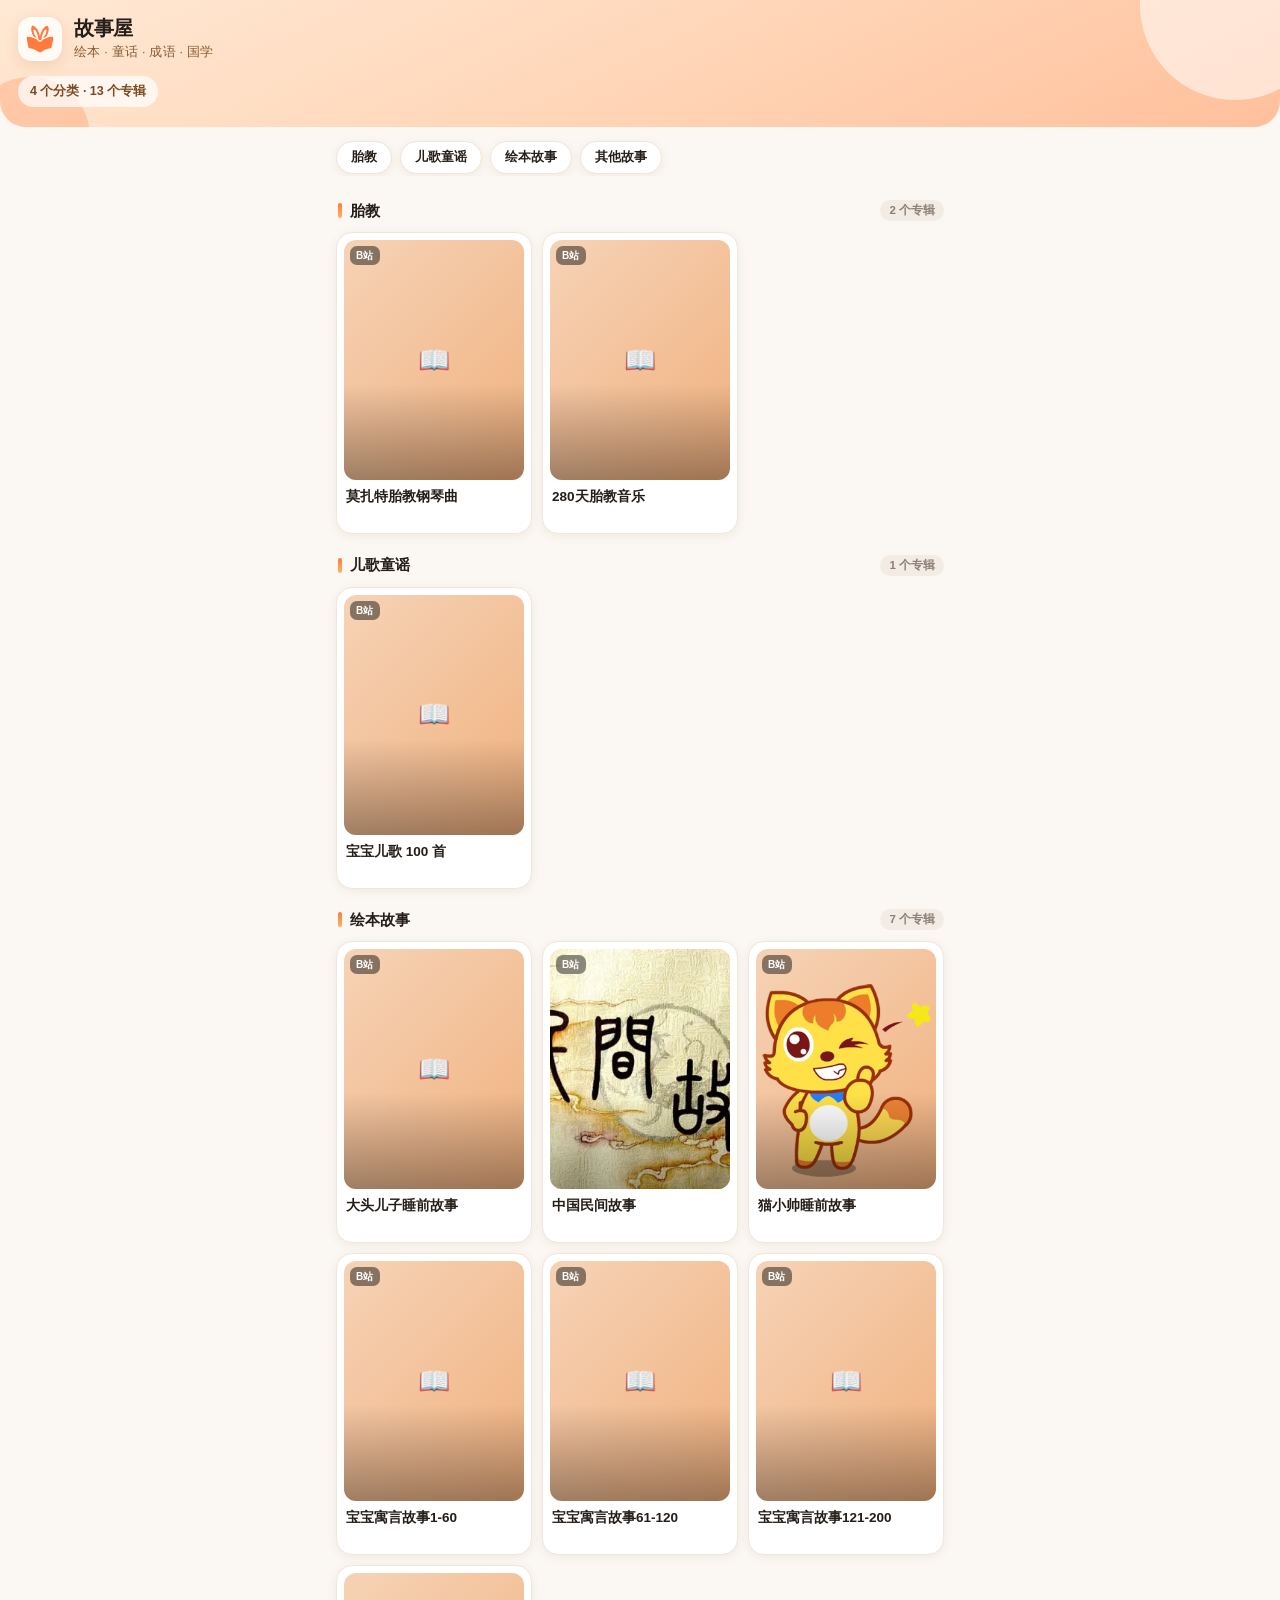
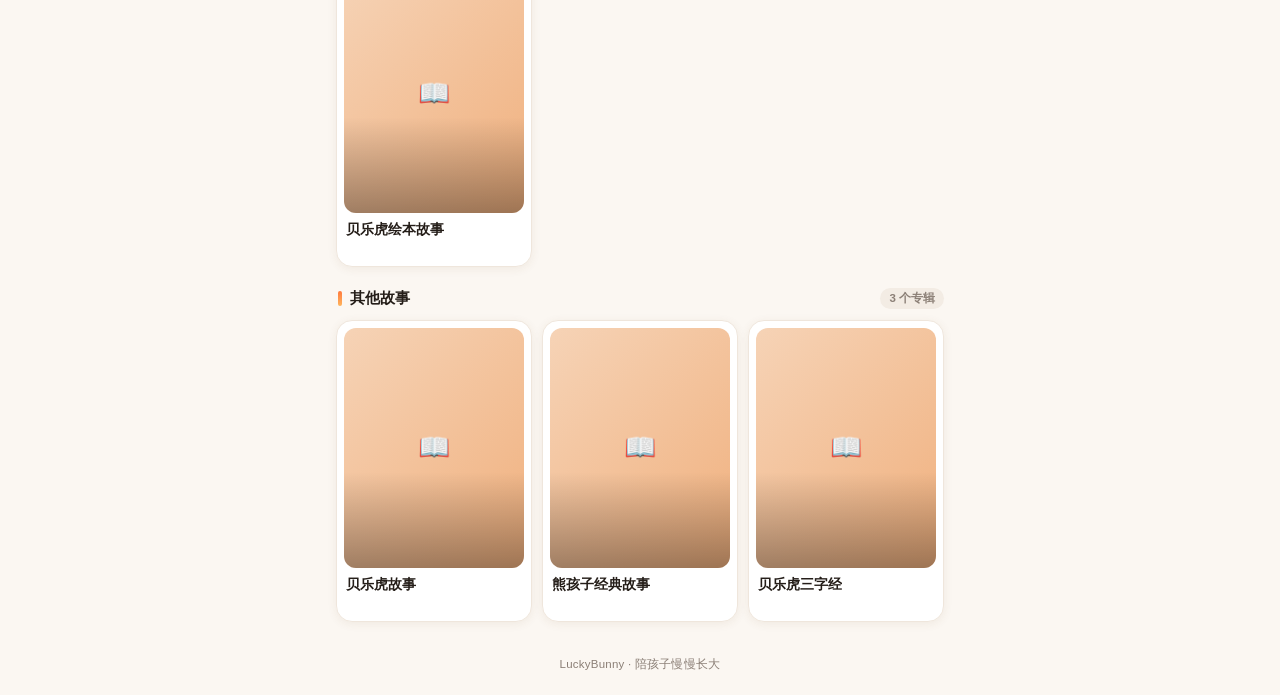
<file: docs/index.html>
<!DOCTYPE html>
<html lang="zh-CN">

<head>
    <meta charset="UTF-8">
    <meta name="viewport" content="width=device-width, initial-scale=1.0, viewport-fit=cover">
    <meta name="theme-color" content="#fbf7f2" media="(prefers-color-scheme: light)">
    <meta name="theme-color" content="#141110" media="(prefers-color-scheme: dark)">
    <meta name="apple-mobile-web-app-capable" content="yes">
    <meta name="apple-mobile-web-app-status-bar-style" content="default">
    <meta name="format-detection" content="telephone=no">
    <link rel="icon" type="image/png" href="icons/48.png">
    <link rel="apple-touch-icon" href="icons/192.png">
    <link rel="manifest" href="manifest.json">
    <title>故事屋 · LuckyBunny</title>
    <style>
        :root {
            --bg: #fbf7f2;
            --bg-soft: #f3ece4;
            --card: #ffffff;
            --ink: #241d18;
            --sub: #8b7f76;
            --line: #efe6dc;
            --brand: #ff7a3d;
            --brand-2: #ffb45c;
            --shadow-sm: 0 2px 10px rgba(120, 80, 40, .08);
            --safe-t: env(safe-area-inset-top, 0px);
            --safe-b: env(safe-area-inset-bottom, 0px);
            --safe-l: env(safe-area-inset-left, 0px);
            --safe-r: env(safe-area-inset-right, 0px);
        }

        @media (prefers-color-scheme: dark) {
            :root {
                --bg: #141110;
                --bg-soft: #201b17;
                --card: #1f1a16;
                --ink: #f4ede4;
                --sub: #a2948a;
                --line: #2e2620;
                --brand: #ff8b52;
                --brand-2: #ffc078;
                --shadow-sm: 0 2px 10px rgba(0, 0, 0, .35);
            }
        }

        * {
            box-sizing: border-box;
            margin: 0;
            padding: 0;
            -webkit-tap-highlight-color: transparent;
        }

        html {
            -webkit-text-size-adjust: 100%;
            scroll-behavior: smooth;
        }

        body {
            min-height: 100vh;
            background: var(--bg);
            color: var(--ink);
            font-family: -apple-system, BlinkMacSystemFont, "PingFang SC", "Hiragino Sans GB",
                "Microsoft YaHei", "Segoe UI", Roboto, sans-serif;
            font-size: 16px;
            line-height: 1.5;
            overflow-x: hidden;
            padding-left: var(--safe-l);
            padding-right: var(--safe-r);
            -webkit-font-smoothing: antialiased;
        }

        /* ============ Header ============ */
        .hero {
            position: relative;
            padding: calc(16px + var(--safe-t)) 18px 20px;
            background: linear-gradient(155deg, #ffe9d5 0%, #ffd8bb 46%, #ffc09b 100%);
            border-radius: 0 0 26px 26px;
            overflow: hidden;
            isolation: isolate;
        }

        @media (prefers-color-scheme: dark) {
            .hero {
                background: linear-gradient(155deg, #3b2a1e 0%, #33231a 50%, #2a1d16 100%);
            }
        }

        .hero::before,
        .hero::after {
            content: "";
            position: absolute;
            border-radius: 50%;
            z-index: -1;
        }

        .hero::before {
            width: 190px;
            height: 190px;
            top: -90px;
            right: -50px;
            background: rgba(255, 255, 255, .55);
        }

        .hero::after {
            width: 120px;
            height: 120px;
            bottom: -70px;
            left: -30px;
            background: rgba(255, 122, 61, .26);
        }

        @media (prefers-color-scheme: dark) {
            .hero::before {
                background: rgba(255, 255, 255, .06);
            }

            .hero::after {
                background: rgba(255, 122, 61, .18);
            }
        }

        .brand {
            display: flex;
            align-items: center;
            gap: 12px;
        }

        .badge {
            width: 44px;
            height: 44px;
            flex: none;
            display: grid;
            place-items: center;
            border-radius: 14px;
            background: rgba(255, 255, 255, .82);
            box-shadow: 0 4px 14px rgba(170, 100, 40, .16);
            overflow: hidden;
        }

        .badge img {
            width: 40px;
            height: 40px;
            display: block;
            object-fit: contain;
        }

        @media (prefers-color-scheme: dark) {
            .badge {
                background: rgba(255, 255, 255, .1);
            }
        }

        .brand-text h1 {
            font-size: 20px;
            font-weight: 800;
            letter-spacing: -.02em;
            line-height: 1.25;
        }

        .brand-text p {
            margin-top: 2px;
            font-size: 12.5px;
            color: #8a5b33;
            letter-spacing: .02em;
        }

        @media (prefers-color-scheme: dark) {
            .brand-text p {
                color: #c9a88c;
            }
        }

        .hero-meta {
            display: inline-flex;
            align-items: center;
            gap: 6px;
            margin-top: 14px;
            padding: 6px 12px;
            font-size: 12.5px;
            font-weight: 600;
            color: #7a4a22;
            background: rgba(255, 255, 255, .7);
            border-radius: 999px;
        }

        @media (prefers-color-scheme: dark) {
            .hero-meta {
                color: #d7b697;
                background: rgba(255, 255, 255, .1);
            }
        }

        /* ============ 分类快捷导航 ============ */
        .tabs {
            display: flex;
            gap: 8px;
            padding: 14px 16px 2px;
            overflow-x: auto;
            scrollbar-width: none;
            max-width: 640px;
            margin: 0 auto;
        }

        .tabs::-webkit-scrollbar {
            display: none;
        }

        .tab {
            flex: none;
            padding: 7px 14px;
            font-size: 12.5px;
            font-weight: 700;
            color: var(--ink);
            background: var(--card);
            border: 1px solid var(--line);
            border-radius: 999px;
            box-shadow: var(--shadow-sm);
            white-space: nowrap;
        }

        .tab:active {
            transform: scale(.96);
        }

        /* ============ 内容 ============ */
        .wrap {
            padding: 4px 16px calc(28px + var(--safe-b));
            max-width: 640px;
            margin: 0 auto;
        }

        .cat-block {
            margin-top: 20px;
            scroll-margin-top: 12px;
        }

        .cat-head {
            display: flex;
            align-items: center;
            gap: 8px;
            margin-bottom: 10px;
            padding-left: 2px;
        }

        .cat-head .dot {
            width: 4px;
            height: 15px;
            border-radius: 3px;
            background: linear-gradient(180deg, var(--brand), var(--brand-2));
        }

        .cat-head h2 {
            font-size: 15px;
            font-weight: 800;
            letter-spacing: -.01em;
        }

        .cat-head .count {
            margin-left: auto;
            font-size: 11.5px;
            font-weight: 600;
            color: var(--sub);
            background: var(--bg-soft);
            border-radius: 999px;
            padding: 2px 9px;
        }

        .grid {
            display: grid;
            grid-template-columns: repeat(2, 1fr);
            gap: 10px;
        }

        @media (min-width: 560px) {
            .grid {
                grid-template-columns: repeat(3, 1fr);
            }
        }

        .album {
            display: flex;
            flex-direction: column;
            width: 100%;
            padding: 7px;
            background: var(--card);
            border: 1px solid var(--line);
            border-radius: 16px;
            box-shadow: var(--shadow-sm);
            cursor: pointer;
            text-align: left;
            font: inherit;
            color: inherit;
            transition: transform .18s cubic-bezier(.2, .8, .3, 1), box-shadow .18s;
            animation: rise .45s cubic-bezier(.2, .8, .3, 1) both;
        }

        .album:active {
            transform: scale(.965);
        }

        .cover {
            position: relative;
            width: 100%;
            aspect-ratio: 3 / 4;
            border-radius: 12px;
            overflow: hidden;
            background: linear-gradient(135deg, #f6d3b6, #f0b07e);
            display: grid;
            place-items: center;
            font-size: 26px;
        }

        .cover img {
            position: absolute;
            inset: 0;
            width: 100%;
            height: 100%;
            object-fit: cover;
            display: block;
        }

        .cover .src {
            position: absolute;
            left: 6px;
            top: 6px;
            padding: 2px 6px;
            font-size: 10px;
            font-weight: 700;
            letter-spacing: .02em;
            color: #fff;
            background: rgba(0, 0, 0, .45);
            border-radius: 7px;
            backdrop-filter: blur(4px);
        }

        .cover .veil {
            position: absolute;
            inset: auto 0 0 0;
            height: 40%;
            background: linear-gradient(to top, rgba(0, 0, 0, .34), transparent);
            pointer-events: none;
        }

        .name {
            margin: 8px 2px 2px;
            font-size: 13.5px;
            font-weight: 700;
            line-height: 1.35;
            display: -webkit-box;
            -webkit-line-clamp: 2;
            -webkit-box-orient: vertical;
            overflow: hidden;
            min-height: 36px;
        }

        @keyframes rise {
            from {
                opacity: 0;
                transform: translateY(10px);
            }

            to {
                opacity: 1;
                transform: translateY(0);
            }
        }

        /* ============ 骨架屏 ============ */
        .sk {
            margin-top: 20px;
            display: grid;
            grid-template-columns: repeat(2, 1fr);
            gap: 10px;
        }

        .sk-card {
            aspect-ratio: 3 / 4.55;
            border-radius: 16px;
            background: linear-gradient(90deg, var(--bg-soft) 25%, #fff 50%, var(--bg-soft) 75%);
            background-size: 200% 100%;
            animation: shimmer 1.4s infinite linear;
            opacity: .85;
        }

        @media (prefers-color-scheme: dark) {
            .sk-card {
                background: linear-gradient(90deg, #221c18 25%, #2c2521 50%, #221c18 75%);
                background-size: 200% 100%;
            }
        }

        @keyframes shimmer {
            from {
                background-position: 200% 0;
            }

            to {
                background-position: -200% 0;
            }
        }

        .state {
            display: none;
            padding: 48px 20px;
            text-align: center;
            color: var(--sub);
            font-size: 13.5px;
        }

        .state .emoji {
            font-size: 34px;
            display: block;
            margin-bottom: 10px;
        }

        footer {
            padding: 6px 16px calc(22px + var(--safe-b));
            text-align: center;
            font-size: 11.5px;
            color: var(--sub);
            letter-spacing: .02em;
        }

        /* ============ 横屏：压缩头部、放宽列数 ============ */
        @media (orientation: landscape) and (max-height: 520px) {

            .hero {
                padding: calc(12px + var(--safe-t)) calc(20px + var(--safe-r)) 14px calc(20px + var(--safe-l));
                border-radius: 0 0 20px 20px;
            }

            .brand {
                gap: 10px;
            }

            .badge {
                width: 38px;
                height: 38px;
                border-radius: 12px;
            }

            .badge img {
                width: 34px;
                height: 34px;
            }

            .brand-text h1 {
                font-size: 17px;
            }

            .brand-text p {
                font-size: 11.5px;
            }

            .hero-meta {
                margin-top: 8px;
                padding: 4px 10px;
                font-size: 11.5px;
            }

            .tabs {
                max-width: 960px;
                padding: 10px calc(20px + var(--safe-r)) 2px calc(20px + var(--safe-l));
            }

            .wrap {
                max-width: 960px;
                padding: 4px calc(20px + var(--safe-r)) calc(18px + var(--safe-b)) calc(20px + var(--safe-l));
            }

            .cat-block {
                margin-top: 14px;
            }

            .grid {
                grid-template-columns: repeat(4, 1fr);
                gap: 12px;
            }

            .name {
                min-height: 0;
                -webkit-line-clamp: 1;
                font-size: 13px;
            }

            .sk {
                grid-template-columns: repeat(4, 1fr);
            }

            .sk-card {
                aspect-ratio: 3 / 4.9;
            }
        }
    </style>
</head>

<body>
    <header class="hero">
        <div class="brand">
            <div class="badge"><img src="icons/logo.svg" alt="故事屋"></div>
            <div class="brand-text">
                <h1>故事屋</h1>
                <p>绘本 · 童话 · 成语 · 国学</p>
            </div>
        </div>
        <div class="hero-meta" id="heroMeta">正在整理故事…</div>
    </header>

    <nav class="tabs" id="tabs" style="display:none"></nav>

    <main class="wrap" id="app">
        <div class="sk" id="skeleton">
            <div class="sk-card"></div>
            <div class="sk-card"></div>
            <div class="sk-card"></div>
            <div class="sk-card"></div>
        </div>
        <div class="state" id="state">
            <span class="emoji">🌙</span>
            <span id="stateText">故事还在路上，稍后再来看看吧</span>
        </div>
    </main>

    <footer>LuckyBunny · 陪孩子慢慢长大</footer>

    <script type="text/javascript" src="js/httpclient.js"></script>
    <script>
        // 注册 Service Worker（用于离线可用）
        (function () {
            if (!('serviceWorker' in navigator)) return;
            navigator.serviceWorker.register('js/sw.js').catch(function (e) {
                console.warn('SW 注册失败：', e);
            });
        })();

        (function () {
            var app = document.getElementById('app');
            var skeleton = document.getElementById('skeleton');
            var state = document.getElementById('state');
            var stateText = document.getElementById('stateText');
            var heroMeta = document.getElementById('heroMeta');
            var tabs = document.getElementById('tabs');

            function esc(str) {
                return String(str == null ? '' : str).replace(/[&<>"']/g, function (c) {
                    return { '&': '&amp;', '<': '&lt;', '>': '&gt;', '"': '&quot;', "'": '&#39;' }[c];
                });
            }

            // https 页面下 http 图片会被拦截，能升级就升级
            function safeIcon(url) {
                if (!url) return '';
                if (location.protocol === 'https:' && /^http:\/\//.test(url)) {
                    return url.replace(/^http:\/\//, 'https://');
                }
                return url;
            }

            function showState(text) {
                if (skeleton) skeleton.style.display = 'none';
                state.style.display = 'block';
                stateText.textContent = text;
                heroMeta.textContent = '暂无故事';
            }

            function render(data) {
                var frag = document.createDocumentFragment();
                var tabFrag = document.createDocumentFragment();
                var cateCount = 0;
                var albumCount = 0;

                Object.keys(data || {}).forEach(function (cateName, ci) {
                    var list = data[cateName] || [];
                    if (!list.length) return;
                    cateCount++;
                    albumCount += list.length;

                    var block = document.createElement('section');
                    block.className = 'cat-block';
                    block.id = 'cat-' + ci;

                    var head = document.createElement('div');
                    head.className = 'cat-head';
                    head.innerHTML = '<span class="dot"></span><h2>' + esc(cateName) +
                        '</h2><span class="count">' + list.length + ' 个专辑</span>';
                    block.appendChild(head);

                    var grid = document.createElement('div');
                    grid.className = 'grid';

                    list.forEach(function (item, i) {
                        var card = document.createElement('button');
                        card.className = 'album';
                        card.type = 'button';
                        card.style.animationDelay = Math.min(i * 35, 300) + 'ms';
                        card.setAttribute('aria-label', item.name);

                        var cover = document.createElement('div');
                        cover.className = 'cover';
                        cover.innerHTML = '<span>📖</span>';

                        if (item.icon) {
                            var img = document.createElement('img');
                            img.src = safeIcon(item.icon);
                            img.alt = item.name || '';
                            img.loading = i < 6 ? 'eager' : 'lazy';
                            img.decoding = 'async';
                            img.onerror = function () { img.remove(); };
                            cover.appendChild(img);
                        }

                        if (item.source === 'bilibili') {
                            var tag = document.createElement('span');
                            tag.className = 'src';
                            tag.textContent = 'B站';
                            cover.appendChild(tag);
                        }

                        var veil = document.createElement('span');
                        veil.className = 'veil';
                        cover.appendChild(veil);

                        var name = document.createElement('div');
                        name.className = 'name';
                        name.textContent = item.name || '未命名专辑';

                        card.appendChild(cover);
                        card.appendChild(name);

                        card.addEventListener('click', function () {
                            var target = item.source === 'bilibili' ? 'cate_bilibili.html' : 'cate.html';
                            window.location.href = target + '?id=' + encodeURIComponent(item.id);
                        });

                        grid.appendChild(card);
                    });

                    block.appendChild(grid);
                    frag.appendChild(block);

                    // 顶部快捷分类
                    var tab = document.createElement('button');
                    tab.className = 'tab';
                    tab.type = 'button';
                    tab.textContent = cateName;
                    tab.addEventListener('click', function () {
                        var el = document.getElementById('cat-' + ci);
                        if (el) el.scrollIntoView({ behavior: 'smooth', block: 'start' });
                    });
                    tabFrag.appendChild(tab);
                });

                skeleton.style.display = 'none';
                app.insertBefore(frag, state);
                heroMeta.textContent = cateCount + ' 个分类 · ' + albumCount + ' 个专辑';

                if (!cateCount) {
                    showState('故事还在路上，稍后再来看看吧');
                } else {
                    tabs.appendChild(tabFrag);
                    tabs.style.display = 'flex';
                }
            }

            if (typeof makeRequest !== 'function') {
                showState('加载脚本失败，请刷新页面重试');
                return;
            }

            var done = false;
            makeRequest('GET', 'json/cate.json', null, function (err, data) {
                if (done) return;
                done = true;
                if (err || !data) return showState('故事加载失败，请下拉刷新重试');
                render(data);
            });

            setTimeout(function () {
                if (!done) showState('加载有点慢，请检查网络后刷新');
            }, 8000);
        })();
    </script>
</body>

</html>
</file>
